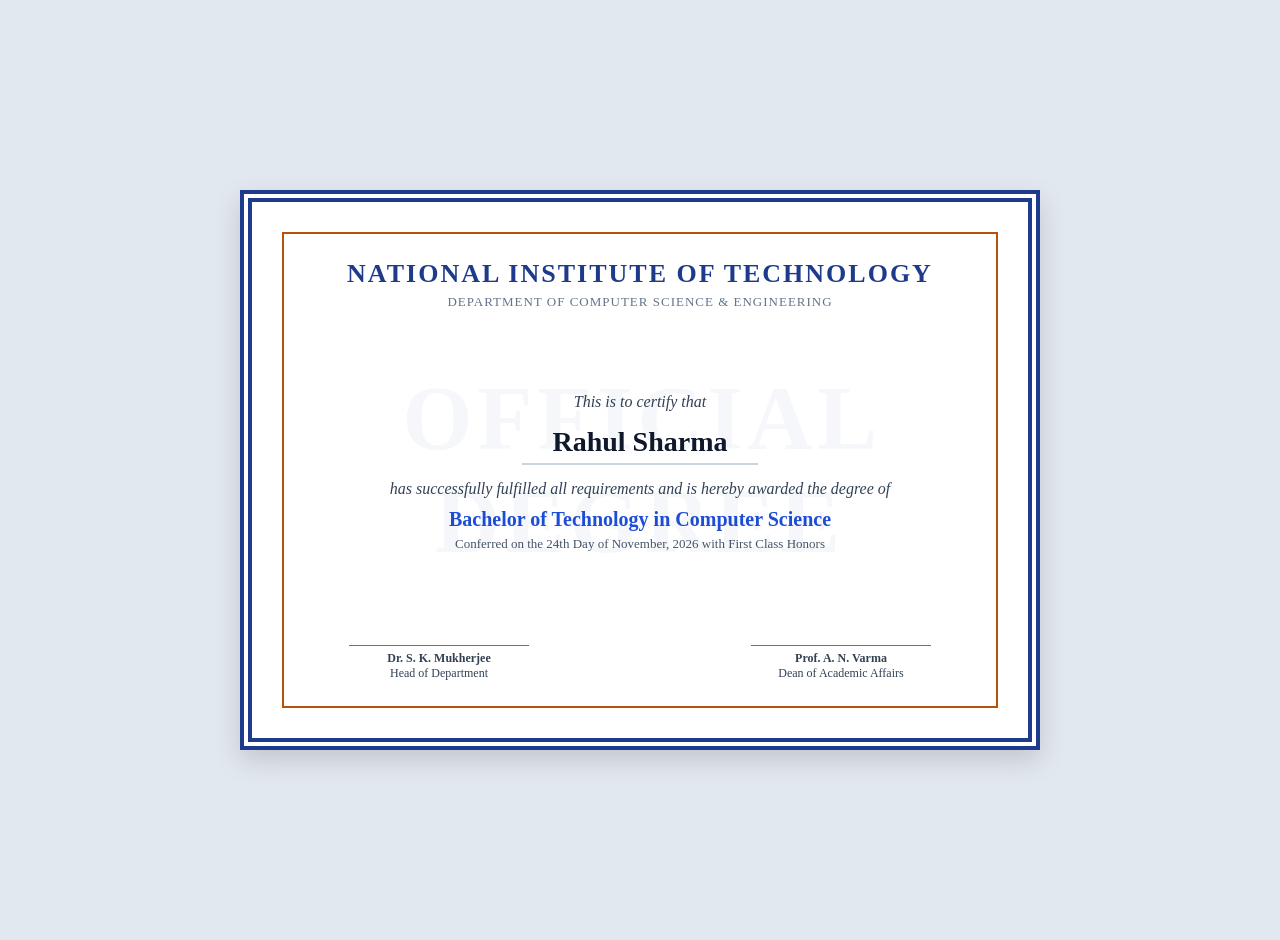
<file: sample_certificate.html>
<!DOCTYPE html>
<html lang="en">
<head>
  <meta charset="UTF-8">
  <title>Sample Academic Certificate | B.Tech Project Artifact</title>
  <style>
    body {
      background: #e2e8f0;
      font-family: 'Times New Roman', serif;
      display: flex;
      justify-content: center;
      align-items: center;
      min-height: 100vh;
      margin: 0;
      padding: 20px;
    }
    .certificate-frame {
      width: 800px;
      height: 560px;
      padding: 30px;
      background: #ffffff;
      border: 12px double #1e3a8a;
      box-shadow: 0 10px 25px rgba(0,0,0,0.15);
      position: relative;
      text-align: center;
      box-sizing: border-box;
    }
    .inner-border {
      border: 2px solid #b45309;
      height: 100%;
      padding: 25px;
      box-sizing: border-box;
      display: flex;
      flex-direction: column;
      justify-content: space-between;
    }
    .university-title {
      font-size: 26px;
      font-weight: bold;
      color: #1e3a8a;
      letter-spacing: 2px;
      text-transform: uppercase;
      margin: 0;
    }
    .sub-heading {
      font-size: 13px;
      letter-spacing: 1px;
      color: #64748b;
      margin-top: 5px;
    }
    .award-text {
      font-size: 16px;
      font-style: italic;
      color: #334155;
      margin: 10px 0;
    }
    .student-name {
      font-size: 28px;
      font-weight: bold;
      color: #0f172a;
      border-bottom: 2px solid #cbd5e1;
      display: inline-block;
      padding: 0 30px 5px 30px;
      margin: 5px 0;
    }
    .degree-name {
      font-size: 20px;
      font-weight: bold;
      color: #1d4ed8;
      margin: 5px 0;
    }
    .date-info {
      font-size: 13px;
      color: #475569;
    }
    .footer-signatures {
      display: flex;
      justify-content: space-between;
      margin-top: 20px;
      padding: 0 40px;
    }
    .signature-block {
      border-top: 1px solid #64748b;
      width: 180px;
      padding-top: 5px;
      font-size: 12px;
      color: #334155;
    }
    .watermark {
      position: absolute;
      top: 50%;
      left: 50%;
      transform: translate(-50%, -50%);
      font-size: 90px;
      color: rgba(30, 58, 138, 0.04);
      font-weight: bold;
      pointer-events: none;
      user-select: none;
      letter-spacing: 5px;
    }
  </style>
</head>
<body>
  <div class="certificate-frame">
    <div class="watermark">OFFICIAL DEGREE</div>
    <div class="inner-border">
      <div>
        <h1 class="university-title">National Institute of Technology</h1>
        <div class="sub-heading">DEPARTMENT OF COMPUTER SCIENCE & ENGINEERING</div>
      </div>

      <div>
        <div class="award-text">This is to certify that</div>
        <div class="student-name">Rahul Sharma</div>
        <div class="award-text">has successfully fulfilled all requirements and is hereby awarded the degree of</div>
        <div class="degree-name">Bachelor of Technology in Computer Science</div>
        <div class="date-info">Conferred on the 24th Day of November, 2026 with First Class Honors</div>
      </div>

      <div class="footer-signatures">
        <div class="signature-block">
          <strong>Dr. S. K. Mukherjee</strong><br>Head of Department
        </div>
        <div class="signature-block">
          <strong>Prof. A. N. Varma</strong><br>Dean of Academic Affairs
        </div>
      </div>
    </div>
  </div>
</body>
</html>
</file>
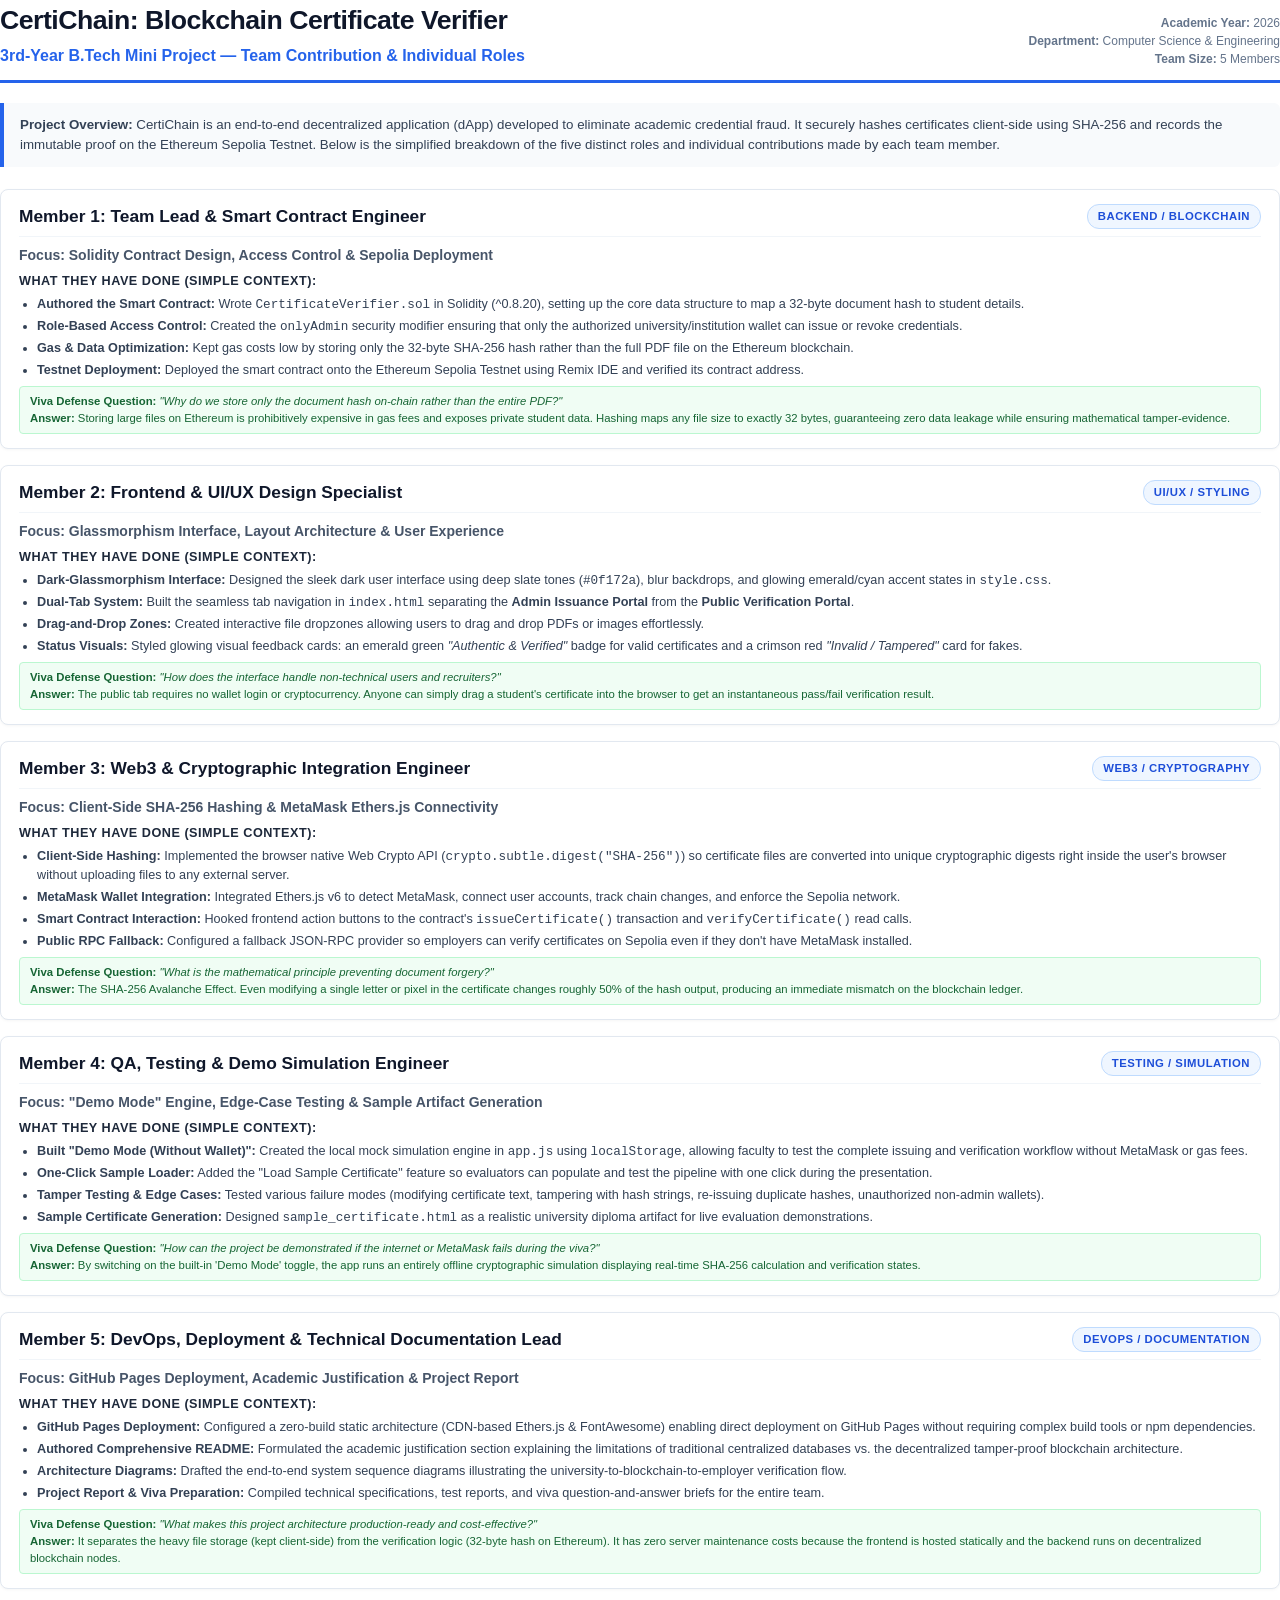
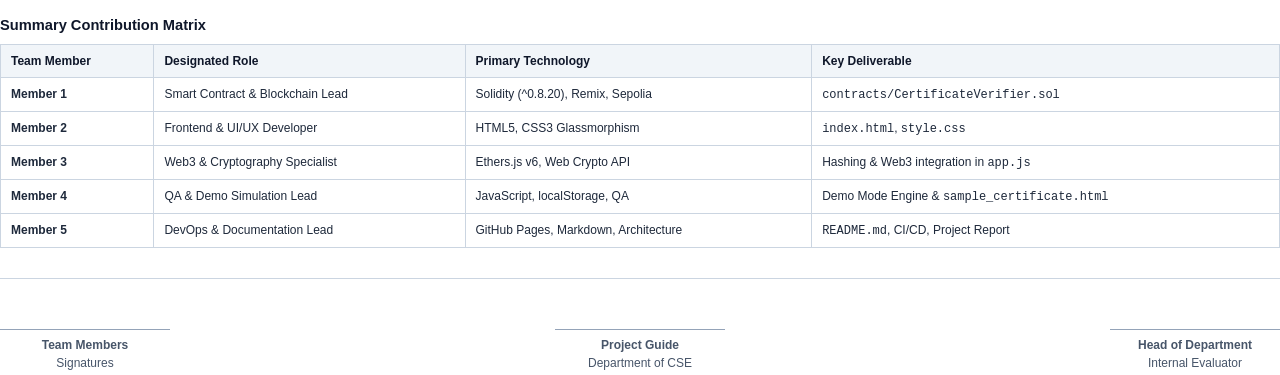
<file: team_roles_report.html>
<!DOCTYPE html>
<html lang="en">
<head>
  <meta charset="UTF-8">
  <title>CertiChain - Team Contribution & Role Breakdown</title>
  <style>
    @page {
      size: A4;
      margin: 18mm 15mm 18mm 15mm;
    }
    body {
      font-family: 'Segoe UI', Arial, sans-serif;
      color: #1e293b;
      line-height: 1.5;
      font-size: 11pt;
      margin: 0;
      padding: 0;
      background: #ffffff;
    }
    .header-banner {
      border-bottom: 3px solid #2563eb;
      padding-bottom: 12px;
      margin-bottom: 20px;
      display: flex;
      justify-content: space-between;
      align-items: flex-end;
    }
    .project-title {
      font-size: 20pt;
      font-weight: 800;
      color: #0f172a;
      margin: 0;
      letter-spacing: -0.5px;
    }
    .project-subtitle {
      font-size: 12pt;
      font-weight: 600;
      color: #2563eb;
      margin-top: 4px;
    }
    .meta-tag {
      font-size: 9pt;
      color: #64748b;
      text-align: right;
    }
    .executive-summary {
      background: #f8fafc;
      border-left: 4px solid #2563eb;
      padding: 12px 16px;
      margin-bottom: 22px;
      border-radius: 0 6px 6px 0;
      font-size: 10pt;
      color: #334155;
    }
    .roles-grid {
      display: flex;
      flex-direction: column;
      gap: 16px;
    }
    .member-card {
      border: 1px solid #e2e8f0;
      border-radius: 8px;
      padding: 14px 18px;
      background: #ffffff;
      box-shadow: 0 1px 3px rgba(0,0,0,0.04);
      page-break-inside: avoid;
    }
    .member-header {
      display: flex;
      justify-content: space-between;
      align-items: center;
      margin-bottom: 8px;
      border-bottom: 1px solid #f1f5f9;
      padding-bottom: 6px;
    }
    .member-name {
      font-size: 13pt;
      font-weight: 700;
      color: #0f172a;
    }
    .member-badge {
      background: #eff6ff;
      color: #1d4ed8;
      border: 1px solid #bfdbfe;
      padding: 3px 10px;
      border-radius: 12px;
      font-size: 8.5pt;
      font-weight: 600;
      text-transform: uppercase;
      letter-spacing: 0.5px;
    }
    .role-title {
      font-weight: 600;
      color: #475569;
      margin-bottom: 6px;
      font-size: 10.5pt;
    }
    .section-label {
      font-weight: 700;
      color: #1e293b;
      margin-top: 6px;
      margin-bottom: 3px;
      font-size: 9.5pt;
      text-transform: uppercase;
      letter-spacing: 0.5px;
    }
    ul {
      margin: 4px 0 6px 0;
      padding-left: 18px;
    }
    li {
      margin-bottom: 3px;
      font-size: 9.5pt;
      color: #334155;
    }
    .viva-tip {
      background: #f0fdf4;
      border: 1px solid #bbf7d0;
      border-radius: 4px;
      padding: 6px 10px;
      margin-top: 6px;
      font-size: 8.5pt;
      color: #166534;
    }
    .table-container {
      margin-top: 25px;
      page-break-inside: avoid;
    }
    table {
      width: 100%;
      border-collapse: collapse;
      font-size: 9pt;
      margin-top: 8px;
    }
    th, td {
      border: 1px solid #cbd5e1;
      padding: 7px 10px;
      text-align: left;
    }
    th {
      background: #f1f5f9;
      color: #0f172a;
      font-weight: 700;
    }
    .signatures {
      margin-top: 30px;
      display: flex;
      justify-content: space-between;
      page-break-inside: avoid;
      padding-top: 15px;
      border-top: 1px solid #cbd5e1;
    }
    .sig-box {
      text-align: center;
      width: 170px;
      font-size: 9pt;
      color: #475569;
    }
    .sig-line {
      border-bottom: 1px solid #94a3b8;
      height: 35px;
      margin-bottom: 6px;
    }
  </style>
</head>
<body>

  <div class="header-banner">
    <div>
      <h1 class="project-title">CertiChain: Blockchain Certificate Verifier</h1>
      <div class="project-subtitle">3rd-Year B.Tech Mini Project — Team Contribution & Individual Roles</div>
    </div>
    <div class="meta-tag">
      <strong>Academic Year:</strong> 2026<br>
      <strong>Department:</strong> Computer Science & Engineering<br>
      <strong>Team Size:</strong> 5 Members
    </div>
  </div>

  <div class="executive-summary">
    <strong>Project Overview:</strong> CertiChain is an end-to-end decentralized application (dApp) developed to eliminate academic credential fraud. It securely hashes certificates client-side using SHA-256 and records the immutable proof on the Ethereum Sepolia Testnet. Below is the simplified breakdown of the five distinct roles and individual contributions made by each team member.
  </div>

  <div class="roles-grid">

    <!-- Member 1 -->
    <div class="member-card">
      <div class="member-header">
        <span class="member-name">Member 1: Team Lead & Smart Contract Engineer</span>
        <span class="member-badge">Backend / Blockchain</span>
      </div>
      <div class="role-title">Focus: Solidity Contract Design, Access Control & Sepolia Deployment</div>
      
      <div class="section-label">What They Have Done (Simple Context):</div>
      <ul>
        <li><strong>Authored the Smart Contract:</strong> Wrote <code>CertificateVerifier.sol</code> in Solidity (^0.8.20), setting up the core data structure to map a 32-byte document hash to student details.</li>
        <li><strong>Role-Based Access Control:</strong> Created the <code>onlyAdmin</code> security modifier ensuring that only the authorized university/institution wallet can issue or revoke credentials.</li>
        <li><strong>Gas & Data Optimization:</strong> Kept gas costs low by storing only the 32-byte SHA-256 hash rather than the full PDF file on the Ethereum blockchain.</li>
        <li><strong>Testnet Deployment:</strong> Deployed the smart contract onto the Ethereum Sepolia Testnet using Remix IDE and verified its contract address.</li>
      </ul>
      <div class="viva-tip">
        <strong>Viva Defense Question:</strong> <em>"Why do we store only the document hash on-chain rather than the entire PDF?"</em><br>
        <strong>Answer:</strong> Storing large files on Ethereum is prohibitively expensive in gas fees and exposes private student data. Hashing maps any file size to exactly 32 bytes, guaranteeing zero data leakage while ensuring mathematical tamper-evidence.
      </div>
    </div>

    <!-- Member 2 -->
    <div class="member-card">
      <div class="member-header">
        <span class="member-name">Member 2: Frontend & UI/UX Design Specialist</span>
        <span class="member-badge">UI/UX / Styling</span>
      </div>
      <div class="role-title">Focus: Glassmorphism Interface, Layout Architecture & User Experience</div>
      
      <div class="section-label">What They Have Done (Simple Context):</div>
      <ul>
        <li><strong>Dark-Glassmorphism Interface:</strong> Designed the sleek dark user interface using deep slate tones (<code>#0f172a</code>), blur backdrops, and glowing emerald/cyan accent states in <code>style.css</code>.</li>
        <li><strong>Dual-Tab System:</strong> Built the seamless tab navigation in <code>index.html</code> separating the <strong>Admin Issuance Portal</strong> from the <strong>Public Verification Portal</strong>.</li>
        <li><strong>Drag-and-Drop Zones:</strong> Created interactive file dropzones allowing users to drag and drop PDFs or images effortlessly.</li>
        <li><strong>Status Visuals:</strong> Styled glowing visual feedback cards: an emerald green <em>"Authentic & Verified"</em> badge for valid certificates and a crimson red <em>"Invalid / Tampered"</em> card for fakes.</li>
      </ul>
      <div class="viva-tip">
        <strong>Viva Defense Question:</strong> <em>"How does the interface handle non-technical users and recruiters?"</em><br>
        <strong>Answer:</strong> The public tab requires no wallet login or cryptocurrency. Anyone can simply drag a student's certificate into the browser to get an instantaneous pass/fail verification result.
      </div>
    </div>

    <!-- Member 3 -->
    <div class="member-card">
      <div class="member-header">
        <span class="member-name">Member 3: Web3 & Cryptographic Integration Engineer</span>
        <span class="member-badge">Web3 / Cryptography</span>
      </div>
      <div class="role-title">Focus: Client-Side SHA-256 Hashing & MetaMask Ethers.js Connectivity</div>
      
      <div class="section-label">What They Have Done (Simple Context):</div>
      <ul>
        <li><strong>Client-Side Hashing:</strong> Implemented the browser native Web Crypto API (<code>crypto.subtle.digest("SHA-256")</code>) so certificate files are converted into unique cryptographic digests right inside the user's browser without uploading files to any external server.</li>
        <li><strong>MetaMask Wallet Integration:</strong> Integrated Ethers.js v6 to detect MetaMask, connect user accounts, track chain changes, and enforce the Sepolia network.</li>
        <li><strong>Smart Contract Interaction:</strong> Hooked frontend action buttons to the contract's <code>issueCertificate()</code> transaction and <code>verifyCertificate()</code> read calls.</li>
        <li><strong>Public RPC Fallback:</strong> Configured a fallback JSON-RPC provider so employers can verify certificates on Sepolia even if they don't have MetaMask installed.</li>
      </ul>
      <div class="viva-tip">
        <strong>Viva Defense Question:</strong> <em>"What is the mathematical principle preventing document forgery?"</em><br>
        <strong>Answer:</strong> The SHA-256 Avalanche Effect. Even modifying a single letter or pixel in the certificate changes roughly 50% of the hash output, producing an immediate mismatch on the blockchain ledger.
      </div>
    </div>

    <!-- Member 4 -->
    <div class="member-card">
      <div class="member-header">
        <span class="member-name">Member 4: QA, Testing & Demo Simulation Engineer</span>
        <span class="member-badge">Testing / Simulation</span>
      </div>
      <div class="role-title">Focus: "Demo Mode" Engine, Edge-Case Testing & Sample Artifact Generation</div>
      
      <div class="section-label">What They Have Done (Simple Context):</div>
      <ul>
        <li><strong>Built "Demo Mode (Without Wallet)":</strong> Created the local mock simulation engine in <code>app.js</code> using <code>localStorage</code>, allowing faculty to test the complete issuing and verification workflow without MetaMask or gas fees.</li>
        <li><strong>One-Click Sample Loader:</strong> Added the "Load Sample Certificate" feature so evaluators can populate and test the pipeline with one click during the presentation.</li>
        <li><strong>Tamper Testing & Edge Cases:</strong> Tested various failure modes (modifying certificate text, tampering with hash strings, re-issuing duplicate hashes, unauthorized non-admin wallets).</li>
        <li><strong>Sample Certificate Generation:</strong> Designed <code>sample_certificate.html</code> as a realistic university diploma artifact for live evaluation demonstrations.</li>
      </ul>
      <div class="viva-tip">
        <strong>Viva Defense Question:</strong> <em>"How can the project be demonstrated if the internet or MetaMask fails during the viva?"</em><br>
        <strong>Answer:</strong> By switching on the built-in 'Demo Mode' toggle, the app runs an entirely offline cryptographic simulation displaying real-time SHA-256 calculation and verification states.
      </div>
    </div>

    <!-- Member 5 -->
    <div class="member-card">
      <div class="member-header">
        <span class="member-name">Member 5: DevOps, Deployment & Technical Documentation Lead</span>
        <span class="member-badge">DevOps / Documentation</span>
      </div>
      <div class="role-title">Focus: GitHub Pages Deployment, Academic Justification & Project Report</div>
      
      <div class="section-label">What They Have Done (Simple Context):</div>
      <ul>
        <li><strong>GitHub Pages Deployment:</strong> Configured a zero-build static architecture (CDN-based Ethers.js & FontAwesome) enabling direct deployment on GitHub Pages without requiring complex build tools or npm dependencies.</li>
        <li><strong>Authored Comprehensive README:</strong> Formulated the academic justification section explaining the limitations of traditional centralized databases vs. the decentralized tamper-proof blockchain architecture.</li>
        <li><strong>Architecture Diagrams:</strong> Drafted the end-to-end system sequence diagrams illustrating the university-to-blockchain-to-employer verification flow.</li>
        <li><strong>Project Report & Viva Preparation:</strong> Compiled technical specifications, test reports, and viva question-and-answer briefs for the entire team.</li>
      </ul>
      <div class="viva-tip">
        <strong>Viva Defense Question:</strong> <em>"What makes this project architecture production-ready and cost-effective?"</em><br>
        <strong>Answer:</strong> It separates the heavy file storage (kept client-side) from the verification logic (32-byte hash on Ethereum). It has zero server maintenance costs because the frontend is hosted statically and the backend runs on decentralized blockchain nodes.
      </div>
    </div>

  </div>

  <!-- Summary Table -->
  <div class="table-container">
    <h3 style="margin-bottom: 6px; font-size: 11pt; color: #0f172a;">Summary Contribution Matrix</h3>
    <table>
      <thead>
        <tr>
          <th>Team Member</th>
          <th>Designated Role</th>
          <th>Primary Technology</th>
          <th>Key Deliverable</th>
        </tr>
      </thead>
      <tbody>
        <tr>
          <td><strong>Member 1</strong></td>
          <td>Smart Contract & Blockchain Lead</td>
          <td>Solidity (^0.8.20), Remix, Sepolia</td>
          <td><code>contracts/CertificateVerifier.sol</code></td>
        </tr>
        <tr>
          <td><strong>Member 2</strong></td>
          <td>Frontend & UI/UX Developer</td>
          <td>HTML5, CSS3 Glassmorphism</td>
          <td><code>index.html</code>, <code>style.css</code></td>
        </tr>
        <tr>
          <td><strong>Member 3</strong></td>
          <td>Web3 & Cryptography Specialist</td>
          <td>Ethers.js v6, Web Crypto API</td>
          <td>Hashing & Web3 integration in <code>app.js</code></td>
        </tr>
        <tr>
          <td><strong>Member 4</strong></td>
          <td>QA & Demo Simulation Lead</td>
          <td>JavaScript, localStorage, QA</td>
          <td>Demo Mode Engine & <code>sample_certificate.html</code></td>
        </tr>
        <tr>
          <td><strong>Member 5</strong></td>
          <td>DevOps & Documentation Lead</td>
          <td>GitHub Pages, Markdown, Architecture</td>
          <td><code>README.md</code>, CI/CD, Project Report</td>
        </tr>
      </tbody>
    </table>
  </div>

  <!-- Signatures Block for Academic Submission -->
  <div class="signatures">
    <div class="sig-box">
      <div class="sig-line"></div>
      <strong>Team Members</strong><br>Signatures
    </div>
    <div class="sig-box">
      <div class="sig-line"></div>
      <strong>Project Guide</strong><br>Department of CSE
    </div>
    <div class="sig-box">
      <div class="sig-line"></div>
      <strong>Head of Department</strong><br>Internal Evaluator
    </div>
  </div>

</body>
</html>
</file>
